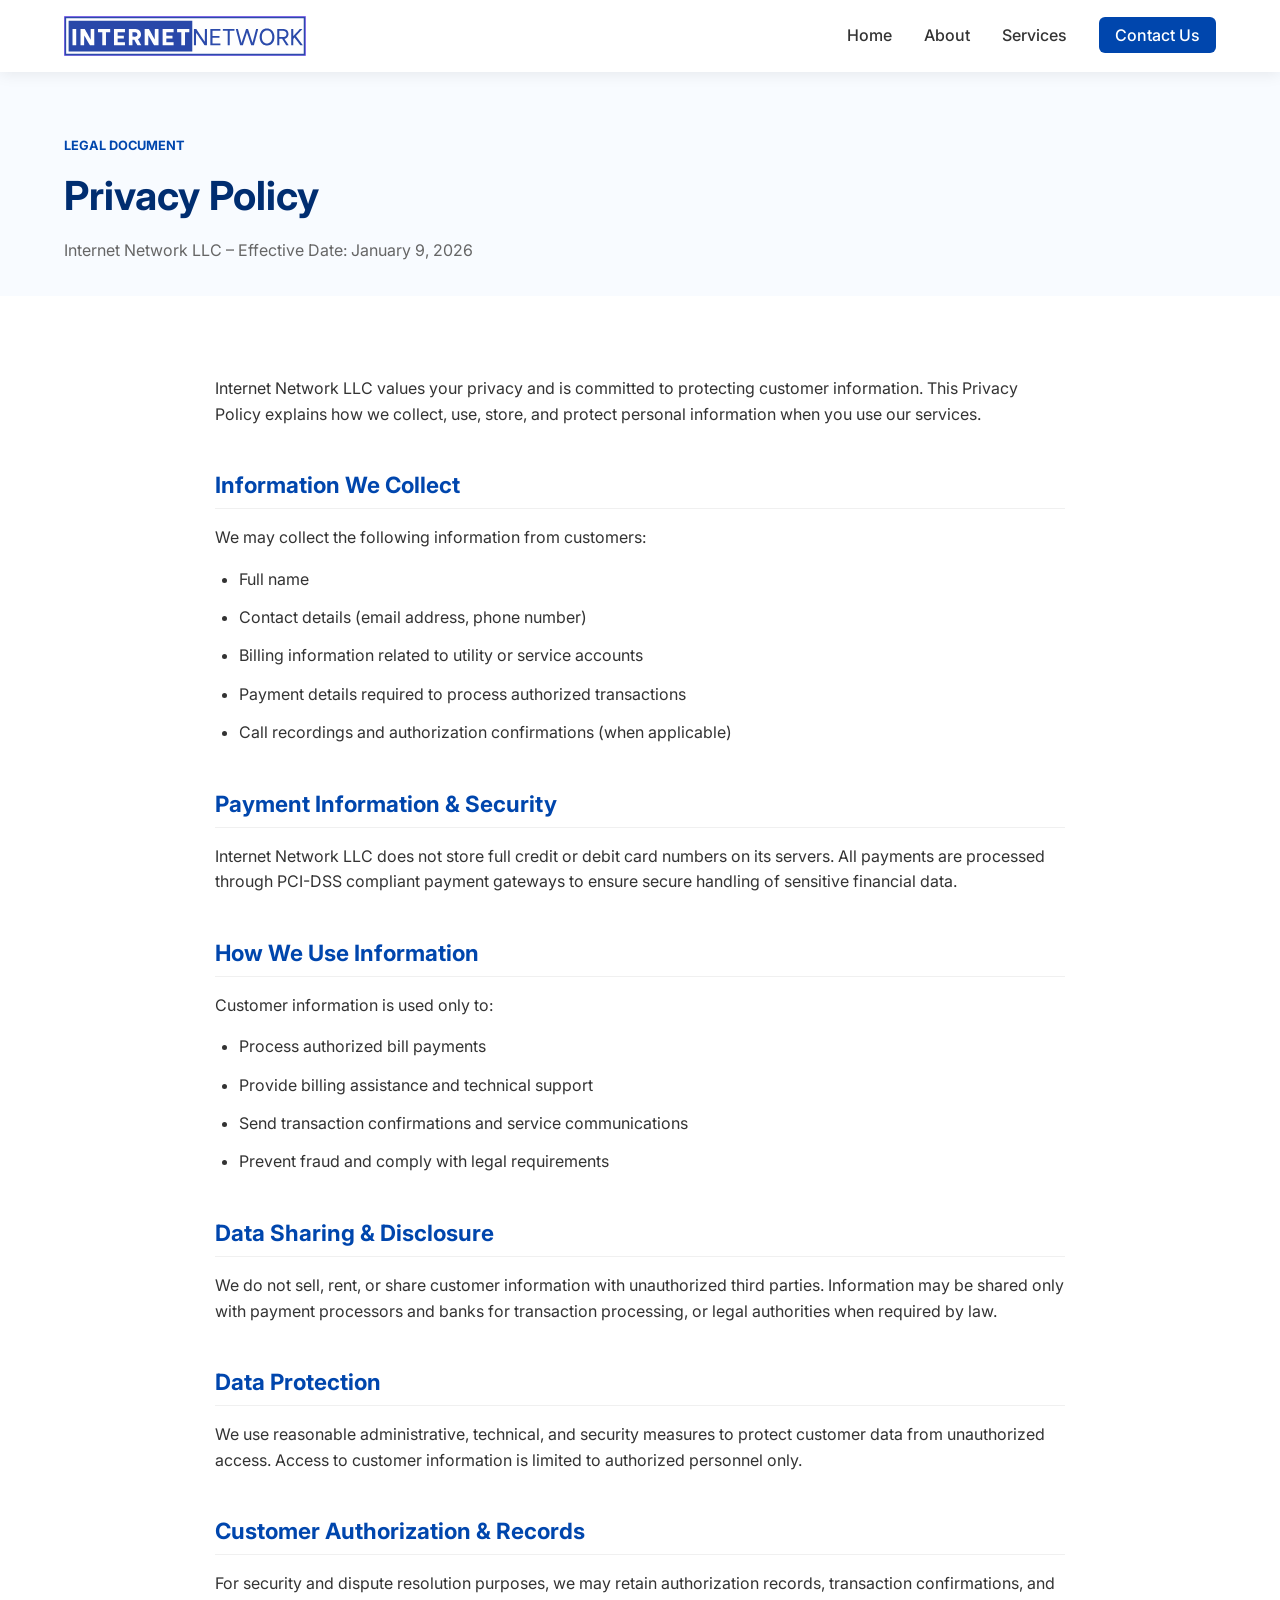
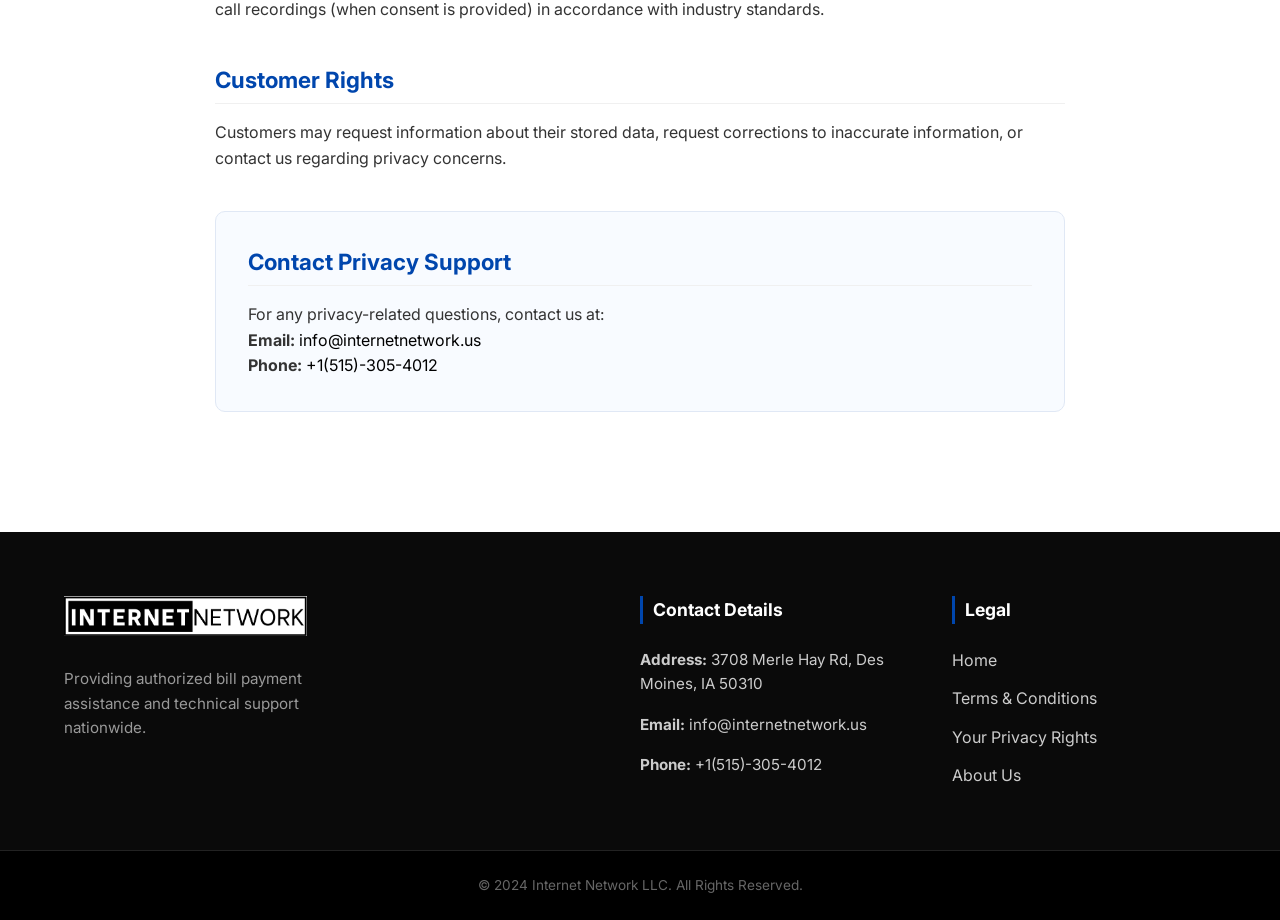
<file: policy.html>
<!DOCTYPE html>
<html lang="en">
<head>
    <meta charset="UTF-8">
    <meta name="viewport" content="width=device-width, initial-scale=1.0, maximum-scale=1.0, user-scalable=no">
    <title>Privacy Policy | Internet Network LLC</title>
    
    <link rel="icon" type="image/svg+xml" href="finalLogo.svg">
    
    <link rel="stylesheet" href="style.css">
    <link href="https://fonts.googleapis.com/css2?family=Inter:wght@300;400;500;600;700&display=swap" rel="stylesheet">
</head>
<body>

    <nav class="navbar">
        <div class="container nav-wrapper">
            <a href="index.html" class="logo">
                <img src="finalLogo.svg" alt="Internet Network Logo">
            </a>
            
            <input type="checkbox" id="nav-toggle" class="nav-toggle">
            <label for="nav-toggle" class="nav-toggle-label">
                <span></span>
            </label>

            <ul class="nav-links">
                <li><a href="index.html">Home</a></li>
                <li><a href="index.html#about">About</a></li>
                <li><a href="index.html#services">Services</a></li>
                <li><a href="index.html#contact" class="nav-cta-btn">Contact Us</a></li>
            </ul>
        </div>
    </nav>

    <header class="section bg-light" style="padding: 4rem 0 2rem 0;">
        <div class="container">
            <span class="subtitle">Legal Document</span>
            <h1 style="color: var(--dark-blue); font-size: 2.5rem; margin-bottom: 10px;">Privacy Policy</h1>
            <p style="color: var(--text-muted);">Internet Network LLC &ndash; Effective Date: January 9, 2026</p>
        </div>
    </header>

    <section class="section">
        <div class="container-small">
            <div class="terms-wrapper">
                
                <div class="terms-block">
                    <p>Internet Network LLC values your privacy and is committed to protecting customer information. This Privacy Policy explains how we collect, use, store, and protect personal information when you use our services.</p>
                </div>

                <div class="terms-block">
                    <h3>Information We Collect</h3>
                    <p>We may collect the following information from customers:</p>
                    <ul class="terms-list">
                        <li>Full name</li>
                        <li>Contact details (email address, phone number)</li>
                        <li>Billing information related to utility or service accounts</li>
                        <li>Payment details required to process authorized transactions</li>
                        <li>Call recordings and authorization confirmations (when applicable)</li>
                    </ul>
                </div>

                <div class="terms-block">
                    <h3>Payment Information & Security</h3>
                    <p>Internet Network LLC does not store full credit or debit card numbers on its servers. All payments are processed through PCI-DSS compliant payment gateways to ensure secure handling of sensitive financial data.</p>
                </div>

                <div class="terms-block">
                    <h3>How We Use Information</h3>
                    <p>Customer information is used only to:</p>
                    <ul class="terms-list">
                        <li>Process authorized bill payments</li>
                        <li>Provide billing assistance and technical support</li>
                        <li>Send transaction confirmations and service communications</li>
                        <li>Prevent fraud and comply with legal requirements</li>
                    </ul>
                </div>

                <div class="terms-block">
                    <h3>Data Sharing & Disclosure</h3>
                    <p>We do not sell, rent, or share customer information with unauthorized third parties. Information may be shared only with payment processors and banks for transaction processing, or legal authorities when required by law.</p>
                </div>

                <div class="terms-block">
                    <h3>Data Protection</h3>
                    <p>We use reasonable administrative, technical, and security measures to protect customer data from unauthorized access. Access to customer information is limited to authorized personnel only.</p>
                </div>

                <div class="terms-block">
                    <h3>Customer Authorization & Records</h3>
                    <p>For security and dispute resolution purposes, we may retain authorization records, transaction confirmations, and call recordings (when consent is provided) in accordance with industry standards.</p>
                </div>

                <div class="terms-block">
                    <h3>Customer Rights</h3>
                    <p>Customers may request information about their stored data, request corrections to inaccurate information, or contact us regarding privacy concerns.</p>
                </div>

                <div class="terms-block contact-card">
                    <h3>Contact Privacy Support</h3>
                    <p>For any privacy-related questions, contact us at:</p>
                    <p><strong>Email:</strong> <a href="mailto:info@internetnetwork.us" style="text-decoration: none; color: black;">info@internetnetwork.us</a></p>
                    <p><strong>Phone:</strong> <a href="tel:+15153054012" style="text-decoration: none; color: black;">+1(515)-305-4012</a></p>
                </div>

            </div>
        </div>
    </section>

    <footer class="main-footer">
        <div class="container footer-grid">
            <div class="footer-col brand-col">
                <img src="footerLogo.png" alt="Internet Network Logo" class="footer-logo">
                <p class="footer-desc">Providing authorized bill payment assistance and technical support nationwide.</p>
            </div>
            
            <div class="footer-col">
                <h4>Contact Details</h4>
                <ul class="contact-list">
                    <li><strong>Address:</strong> 3708 Merle Hay Rd, Des Moines, IA 50310</li>
                    <li><strong>Email:</strong> <a href="mailto:info@internetnetwork.us">info@internetnetwork.us</a></li>
                    <li><strong>Phone:</strong> <a href="tel:+15153054012">+1(515)-305-4012</a></li>
                </ul>
            </div>
            
            <div class="footer-col">
                <h4>Legal</h4>
                <ul class="footer-links">
                    <li><a href="index.html">Home</a></li>
                    <li><a href="terms.html">Terms & Conditions</a></li>
                    <li><a href="policy.html">Your Privacy Rights</a></li>
                    <li><a href="index.html#about">About Us</a></li>
                </ul>
            </div>
        </div>
        <div class="footer-bottom">
            <div class="container">
                <p>&copy; 2024 Internet Network LLC. All Rights Reserved.</p>
            </div>
        </div>
    </footer>

</body>
</html>
</file>
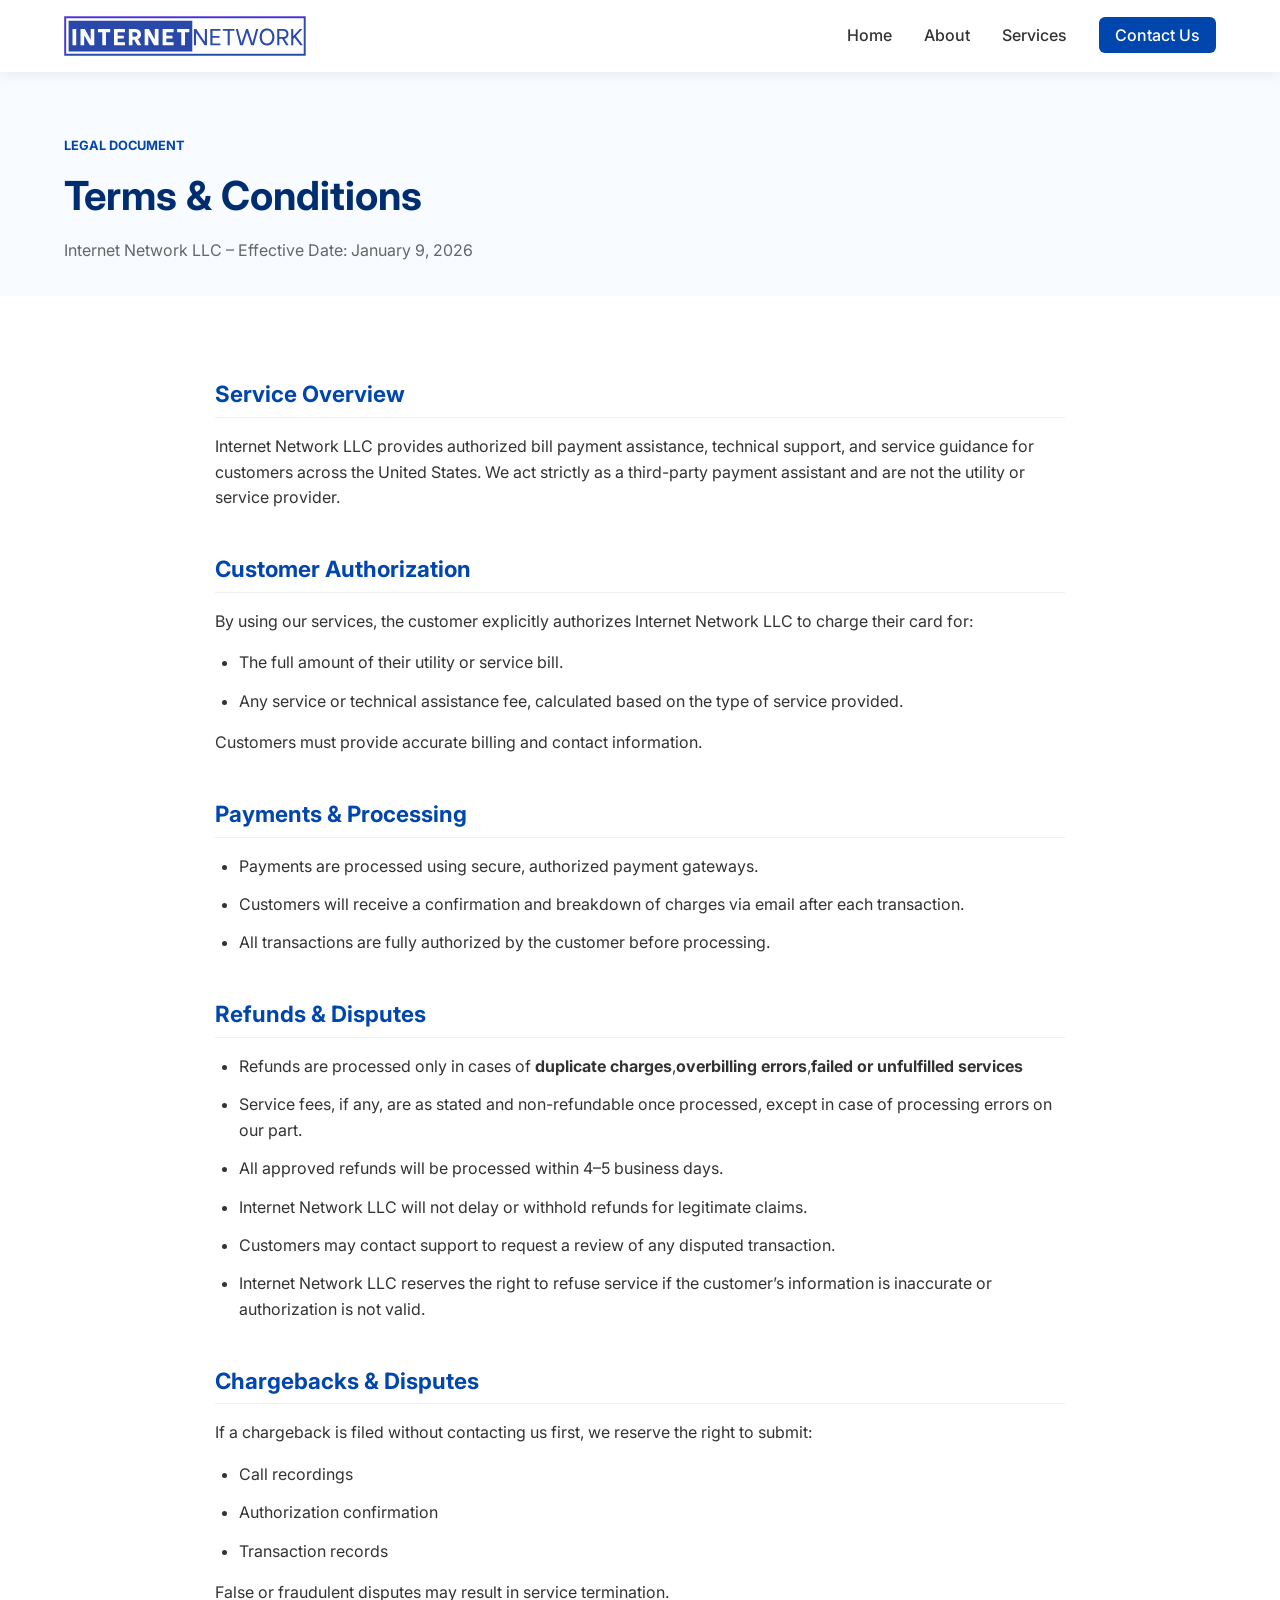
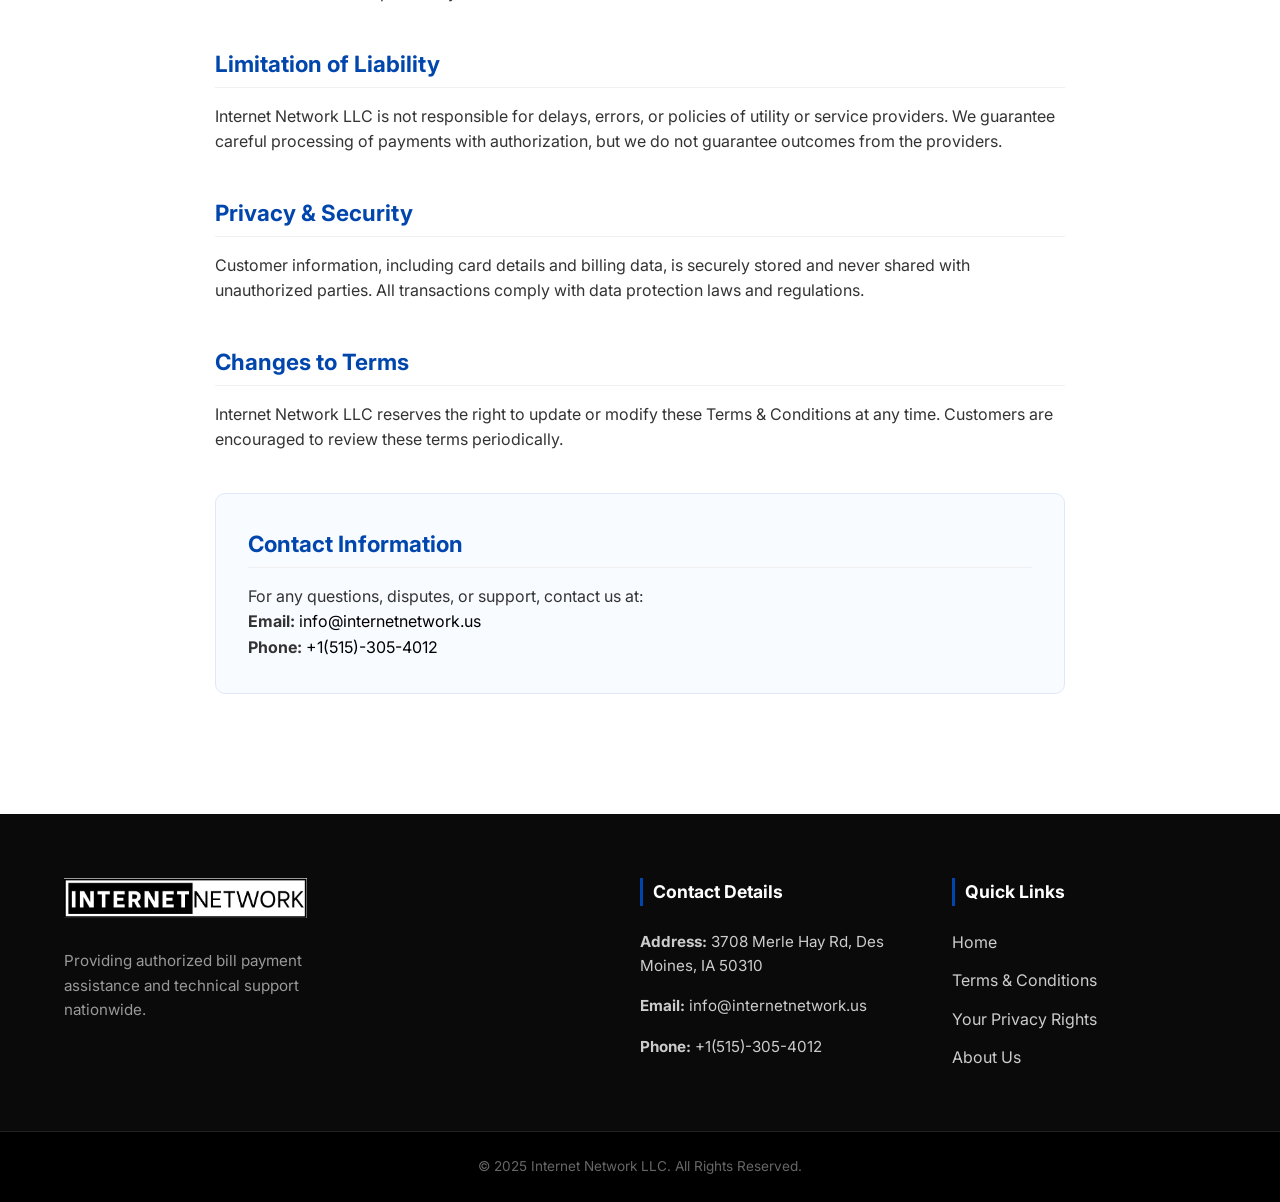
<file: terms.html>
<!DOCTYPE html>
<html lang="en">
<head>
    <meta charset="UTF-8">
    <meta name="viewport" content="width=device-width, initial-scale=1.0, maximum-scale=1.0, user-scalable=no">
    <title>Terms & Conditions | Internet Network LLC</title>
    <link rel="icon" type="image/svg+xml" href="finalLogo.svg">
    <link rel="stylesheet" href="style.css">
    <link href="https://fonts.googleapis.com/css2?family=Inter:wght@300;400;500;600;700&display=swap" rel="stylesheet">
</head>
<body>

    <nav class="navbar">
        <div class="container nav-wrapper">
            <a href="index.html" class="logo">
                <img src="finalLogo.svg" alt="Internet Network Logo">
            </a>
            
            <input type="checkbox" id="nav-toggle" class="nav-toggle">
            <label for="nav-toggle" class="nav-toggle-label">
                <span></span>
            </label>

            <ul class="nav-links">
                <li><a href="index.html">Home</a></li>
                <li><a href="index.html#about">About</a></li>
                <li><a href="index.html#services">Services</a></li>
                <li><a href="index.html#contact" class="nav-cta-btn">Contact Us</a></li>
            </ul>
        </div>
    </nav>

    <header class="section bg-light" style="padding: 4rem 0 2rem 0;">
        <div class="container">
            <span class="subtitle">Legal Document</span>
            <h1 style="color: var(--dark-blue); font-size: 2.5rem; margin-bottom: 10px;">Terms & Conditions</h1>
            <p style="color: var(--text-muted);">Internet Network LLC &ndash; Effective Date: January 9, 2026</p>
        </div>
    </header>

    <section class="section">
        <div class="container-small">
            <div class="terms-wrapper">
                
                <div class="terms-block">
                    <h3>Service Overview</h3>
                    <p>Internet Network LLC provides authorized bill payment assistance, technical support, and service guidance for customers across the United States. We act strictly as a third-party payment assistant and are not the utility or service provider.</p>
                </div>

                <div class="terms-block">
                    <h3>Customer Authorization</h3>
                    <p>By using our services, the customer explicitly authorizes Internet Network LLC to charge their card for:</p>
                    <ul class="terms-list">
                        <li>The full amount of their utility or service bill.</li>
                        <li>Any service or technical assistance fee, calculated based on the type of service provided.</li>
                    </ul>
                    <p>Customers must provide accurate billing and contact information.</p>
                </div>

                <div class="terms-block">
                    <h3>Payments & Processing</h3>
                    <ul class="terms-list">
                        <li>Payments are processed using secure, authorized payment gateways.</li>
                        <li>Customers will receive a confirmation and breakdown of charges via email after each transaction.</li>
                        <li>All transactions are fully authorized by the customer before processing.</li>
                    </ul>
                </div>

                <div class="terms-block">
                    <h3>Refunds & Disputes</h3>
                    <ul class="terms-list">
                        <li>Refunds are processed only in cases of <b>duplicate charges</b>,<b>overbilling errors</b>,<b>failed or unfulfilled services</b> </li>
                        <li>Service fees, if any, are as stated and non-refundable once processed, except in case of processing errors on our part.</li>
                        <li>All approved refunds will be processed within 4–5 business days.</li>
                        <li>Internet Network LLC will not delay or withhold refunds for legitimate claims.</li>
                        <li>Customers may contact support to request a review of any disputed transaction.</li>
                        <li>Internet Network LLC reserves the right to refuse service if the customer’s information is inaccurate or authorization is not valid.</li>
                    </ul>
                </div>

                <div class="terms-block">
                    <h3>Chargebacks & Disputes</h3>
                    <p>If a chargeback is filed without contacting us first, we reserve the right to submit:</p>
                    <ul class="terms-list">
                        <li>Call recordings</li>
                        <li>Authorization confirmation</li>
                        <li>Transaction records</li>
                    </ul>
                    <p>False or fraudulent disputes may result in service termination.</p>
                </div>

                <div class="terms-block">
                    <h3>Limitation of Liability</h3>
                    <p>Internet Network LLC is not responsible for delays, errors, or policies of utility or service providers. We guarantee careful processing of payments with authorization, but we do not guarantee outcomes from the providers.</p>
                </div>

                <div class="terms-block">
                    <h3>Privacy & Security</h3>
                    <p>Customer information, including card details and billing data, is securely stored and never shared with unauthorized parties. All transactions comply with data protection laws and regulations.</p>
                </div>

                <div class="terms-block">
                    <h3>Changes to Terms</h3>
                    <p>Internet Network LLC reserves the right to update or modify these Terms & Conditions at any time. Customers are encouraged to review these terms periodically.</p>
                </div>

                <div class="terms-block contact-card">
                    <h3>Contact Information</h3>
                    <p>For any questions, disputes, or support, contact us at:</p>
                    <p><strong>Email:</strong> <a href="mailto:info@internetnetwork.us" style="text-decoration: none; color: black;">info@internetnetwork.us</a></p>
                    <p><strong>Phone:</strong> <a href="tel:+15153054012" style="text-decoration: none; color: black;">+1(515)-305-4012</a></p>
                </div>

            </div>
        </div>
    </section>

    <footer class="main-footer">
        <div class="container footer-grid">
            <div class="footer-col brand-col">
                <img src="footerLogo.png" alt="Internet Network Logo" class="footer-logo">
                <p class="footer-desc">Providing authorized bill payment assistance and technical support nationwide.</p>
            </div>
            
            <div class="footer-col">
                <h4>Contact Details</h4>
                <ul class="contact-list">
                    <li><strong>Address:</strong> 3708 Merle Hay Rd, Des Moines, IA 50310</li>
                    <li><strong>Email:</strong> <a href="mailto:info@internetnetwork.us">info@internetnetwork.us</a></li>
                    <li><strong>Phone:</strong> <a href="tel:+15153054012">+1(515)-305-4012</a></li>
                </ul>
            </div>
            
            <div class="footer-col">
                <h4>Quick Links</h4>
                <ul class="footer-links">
                    <li><a href="index.html">Home</a></li>
                    <li><a href="terms.html">Terms & Conditions</a></li>
                    <li><a href="policy.html">Your Privacy Rights</a></li>
                    <li><a href="index.html#about">About Us</a></li>
                </ul>
            </div>
        </div>
        <div class="footer-bottom">
            <div class="container">
                <p>&copy; 2025 Internet Network LLC. All Rights Reserved.</p>
            </div>
        </div>
    </footer>

</body>
</html>
</file>
<file: style.css>
/* --- RESET & VARIABLES --- */
:root {
    --brand-blue: #0046ad;
    --dark-blue: #002d70;
    --light-bg: #f8fbff;
    --text-main: #333333;
    --text-muted: #666666;
    --white: #ffffff;
    --transition: all 0.3s ease-in-out;
}

* {
    margin: 0;
    padding: 0;
    box-sizing: border-box;
}

html, body {
    overflow-x: hidden; /* Prevent horizontal scroll */
    width: 100%;
    scroll-behavior: smooth;
}

body {
    font-family: 'Inter', sans-serif;
    color: var(--text-main);
    line-height: 1.6;
    background-color: var(--white);
}

.container {
    width: 90%;
    max-width: 1200px;
    margin: 0 auto;
}

/* --- NAVBAR --- */
.navbar {
    background: var(--white);
    padding: 1rem 0;
    position: sticky;
    top: 0;
    z-index: 2000;
    box-shadow: 0 2px 15px rgba(0,0,0,0.08);
}

.nav-wrapper {
    display: flex;
    justify-content: space-between;
    align-items: center;
}

.logo img {
    height: 40px;
    width: auto;
    display: block;
}

.nav-links {
    display: flex;
    list-style: none;
    align-items: center;
}

.nav-links li a {
    text-decoration: none;
    color: var(--text-main);
    padding: 0.5rem 1rem;
    font-weight: 500;
    transition: var(--transition);
}

.nav-links li a:hover { color: var(--brand-blue); }

.nav-cta-btn {
    background: var(--brand-blue);
    color: white !important;
    border-radius: 6px;
    margin-left: 1rem;
}

/* MOBILE TOGGLE */
.nav-toggle { display: none; }
.nav-toggle-label {
    display: none;
    cursor: pointer;
    padding: 5px;
}

.nav-toggle-label span, .nav-toggle-label span::before, .nav-toggle-label span::after {
    display: block; background: var(--brand-blue); height: 2px; width: 25px; position: relative;
}
.nav-toggle-label span::before { content: ''; position: absolute; top: -8px; width: 25px; height: 2px; background: var(--brand-blue); }
.nav-toggle-label span::after { content: ''; position: absolute; top: 8px; width: 25px; height: 2px; background: var(--brand-blue); }

@media (max-width: 850px) {
    .nav-toggle-label { display: block; }
    .nav-links {
        position: absolute; top: 100%; left: 0; width: 100%; background: var(--white);
        flex-direction: column; max-height: 0; overflow: hidden; transition: max-height 0.3s ease;
        box-shadow: 0 10px 10px rgba(0,0,0,0.05);
    }
    .nav-links li { width: 100%; border-top: 1px solid #f0f0f0; }
    .nav-links li a { display: block; padding: 1.5rem; text-align: center; }
    .nav-cta-btn { margin: 1rem 0; border-radius: 0; }
    .nav-toggle:checked ~ .nav-links { max-height: 400px; }
}

/* --- HERO --- */
.hero { padding: 4rem 0; background: var(--light-bg); }
.hero-grid { display: grid; grid-template-columns: 1fr; gap: 3rem; align-items: center; }
.hero-text h1 { font-size: 2.2rem; color: var(--dark-blue); line-height: 1.2; margin-bottom: 1.5rem; }
.hero-image img { width: 100%; height: auto; border-radius: 15px; }

.btn {
    display: inline-block; padding: 1rem 2rem; background: var(--brand-blue);
    color: white; text-decoration: none; border-radius: 6px; font-weight: 600;
}

/* --- SECTIONS --- */
.section { padding: 5rem 0; }
.bg-light { background: var(--light-bg); }
.grid { display: grid; grid-template-columns: 1fr; gap: 3rem; }
.image-box img { width: 100%; height: auto; border-radius: 12px; }
.subtitle { color: var(--brand-blue); font-weight: 700; text-transform: uppercase; font-size: 0.8rem; display: block; margin-bottom: 0.5rem; }

/* SERVICES CARDS */
.services-grid { 
    display: grid; 
    grid-template-columns: 1fr; 
    gap: 1.5rem; 
    margin-top: 3rem;
}

.service-card {
    background: white; padding: 2rem; border-radius: 12px;
    border-bottom: 5px solid var(--brand-blue); box-shadow: 0 10px 30px rgba(0,0,0,0.05);
}
.service-card h3 { color: var(--brand-blue); margin-bottom: 1rem; font-size: 1.25rem; }

/* --- FOOTER FIX --- */
.main-footer { background: #0a0a0a; color: #ffffff; padding: 4rem 0 0 0; }
.footer-grid { 
    display: grid; 
    grid-template-columns: 1fr; 
    gap: 3rem; 
    padding-bottom: 3rem;
}

.footer-logo { height: 40px; margin-bottom: 1.5rem; }
.footer-desc { color: #999; font-size: 0.95rem; max-width: 300px; }
.footer-col h4 { margin-bottom: 1.5rem; font-size: 1.1rem; border-left: 3px solid var(--brand-blue); padding-left: 10px; }

.contact-list, .footer-links { list-style: none; }
.contact-list li { margin-bottom: 1rem; color: #ccc; font-size: 0.95rem; }
.footer-links li { margin-bottom: 0.8rem; }
.footer-links a, .contact-list a { color: #ccc; text-decoration: none; transition: var(--transition); }
.footer-links a:hover { color: var(--brand-blue); padding-left: 5px; }

.footer-bottom { background: #000; padding: 1.5rem 0; text-align: center; border-top: 1px solid #222; }
.footer-bottom p { color: #666; font-size: 0.85rem; }

/* --- RESPONSIVE BREAKPOINTS --- */
@media (min-width: 768px) {
    .services-grid { grid-template-columns: repeat(2, 1fr); }
    .footer-grid { grid-template-columns: repeat(2, 1fr); }
}

@media (min-width: 1024px) {
    .hero-grid, .grid { grid-template-columns: 1fr 1fr; }
    .hero-text h1 { font-size: 3.5rem; }
    .services-grid { grid-template-columns: repeat(4, 1fr); }
    .footer-grid { grid-template-columns: 2fr 1fr 1fr; }
}




/* --- TERMS PAGE SPECIFIC --- */
.container-small {
    width: 90%;
    max-width: 850px;
    margin: 0 auto;
}

.terms-block {
    margin-bottom: 2.5rem;
}

.terms-block h3 {
    color: var(--brand-blue);
    font-size: 1.4rem;
    margin-bottom: 1rem;
    border-bottom: 1px solid #f0f0f0;
    padding-bottom: 5px;
}

.terms-list {
    margin-left: 1.5rem;
    margin-top: 1rem;
    margin-bottom: 1rem;
}

.terms-list li {
    margin-bottom: 0.8rem;
    color: var(--text-main);
}

.contact-card {
    background: var(--light-bg);
    padding: 2rem;
    border-radius: 10px;
    border: 1px solid #e0e8f5;
}

.btn-outline {
    text-decoration: none;
    color: var(--brand-blue);
    border: 2px solid var(--brand-blue);
    padding: 0.5rem 1.2rem;
    border-radius: 6px;
    font-weight: 600;
    transition: var(--transition);
}

.btn-outline:hover {
    background: var(--brand-blue);
    color: white;
}

/* Ensure images don't overflow on small screens */
img {
    max-width: 100%;
    height: auto;
}



/* Service Icon Styling */
.service-icon {
    font-size: 2.5rem;
    color: var(--brand-blue);
    margin-bottom: 1.5rem;
    display: block;
}

/* Full-Width Background Wrapper */
.motive-bg {
    background-color: #f0f5ff; /* Soft Brand Blue Tint */
    width: 100%;
    border-top: 1px solid #e1e8f5;
    border-bottom: 1px solid #e1e8f5;
}

/* Inner Motive Box */
.motive-box {
    max-width: 1000px;
    margin: 0 auto;
    text-align: center;
    background: var(--white);
    padding: 3.5rem;
    border-radius: 20px;
    box-shadow: 0 10px 30px rgba(0, 70, 173, 0.05); /* Very subtle blue shadow */
}

.motive-box h2 {
    color: var(--dark-blue);
    margin-bottom: 1.5rem;
    font-size: 2rem;
}

.motive-box p {
    font-size: 1.05rem;
    color: var(--text-muted);
    line-height: 1.8;
    text-align: center; /* Changed to center for a more modern look */
}

@media (max-width: 768px) {
    .motive-box {
        padding: 2rem 1.5rem;
        margin: 0 10px;
    }
    .motive-box h2 {
        font-size: 1.5rem;
    }
}
</file>
